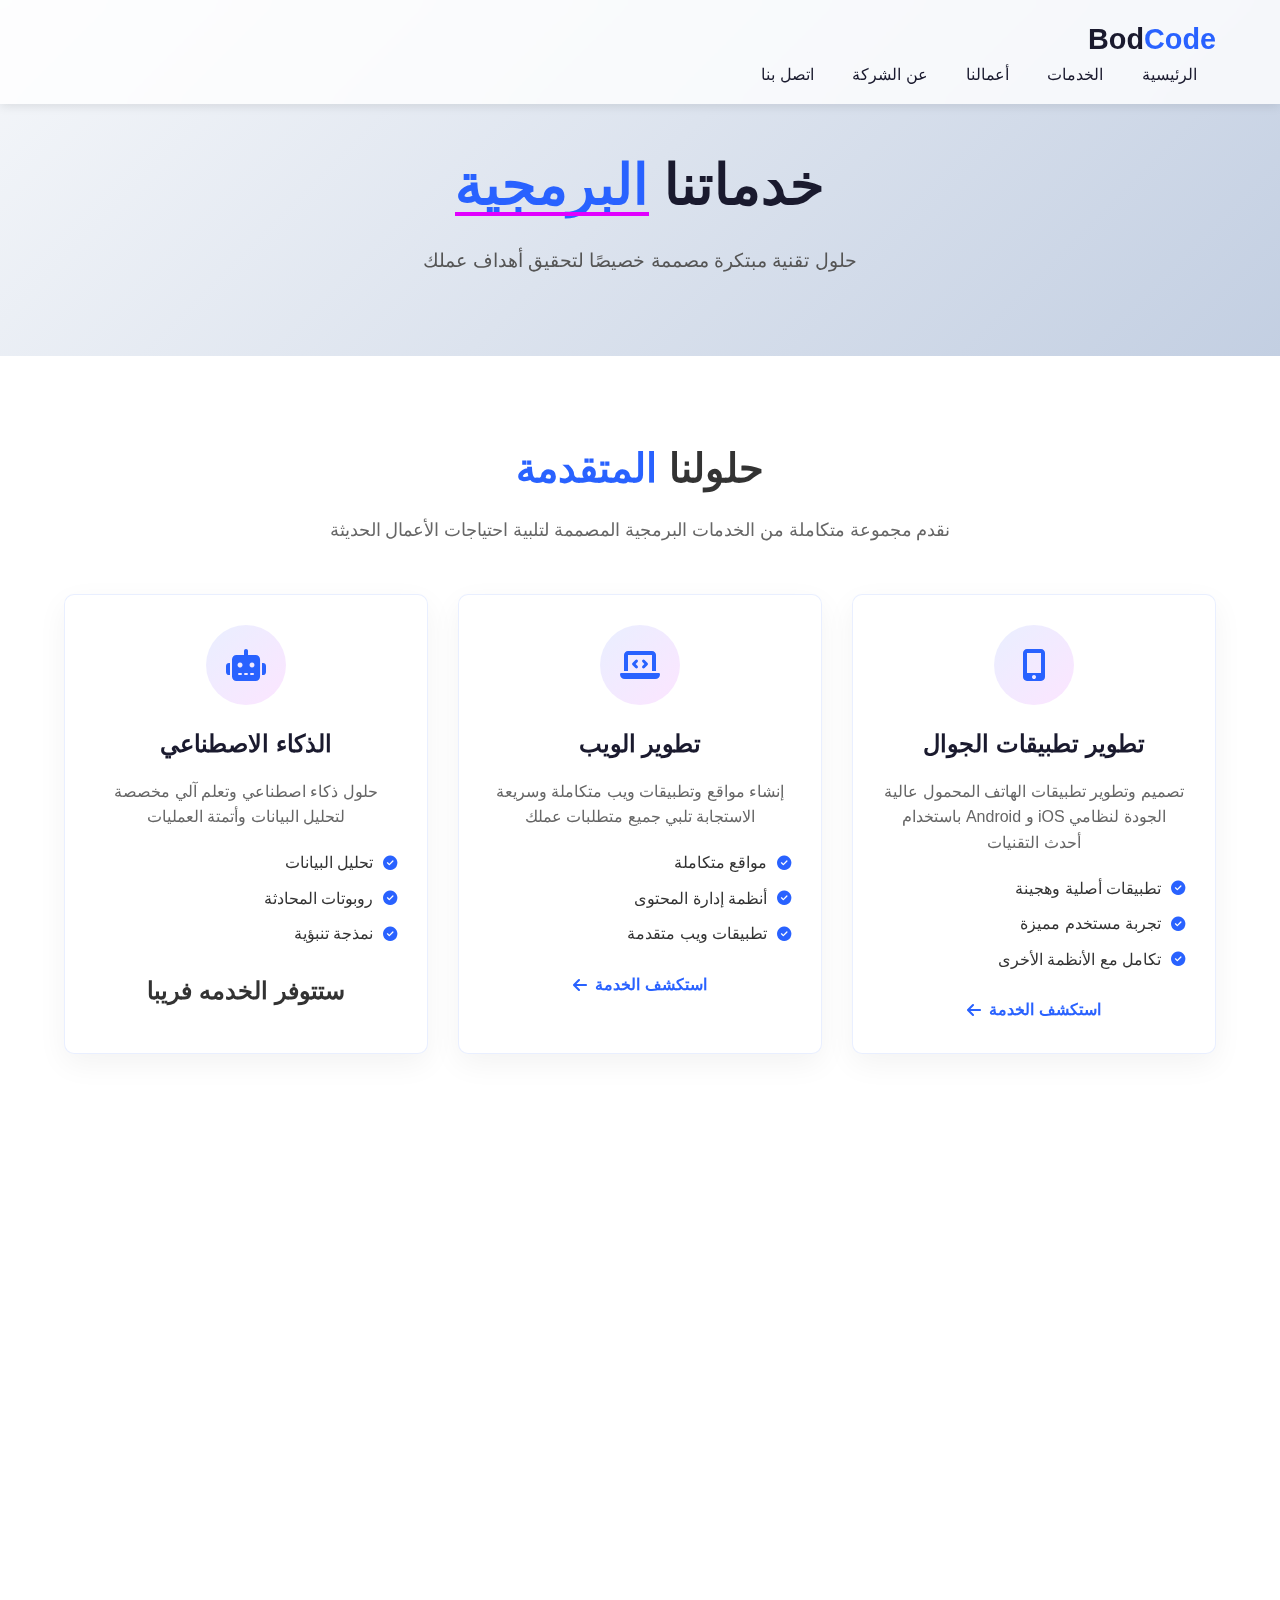
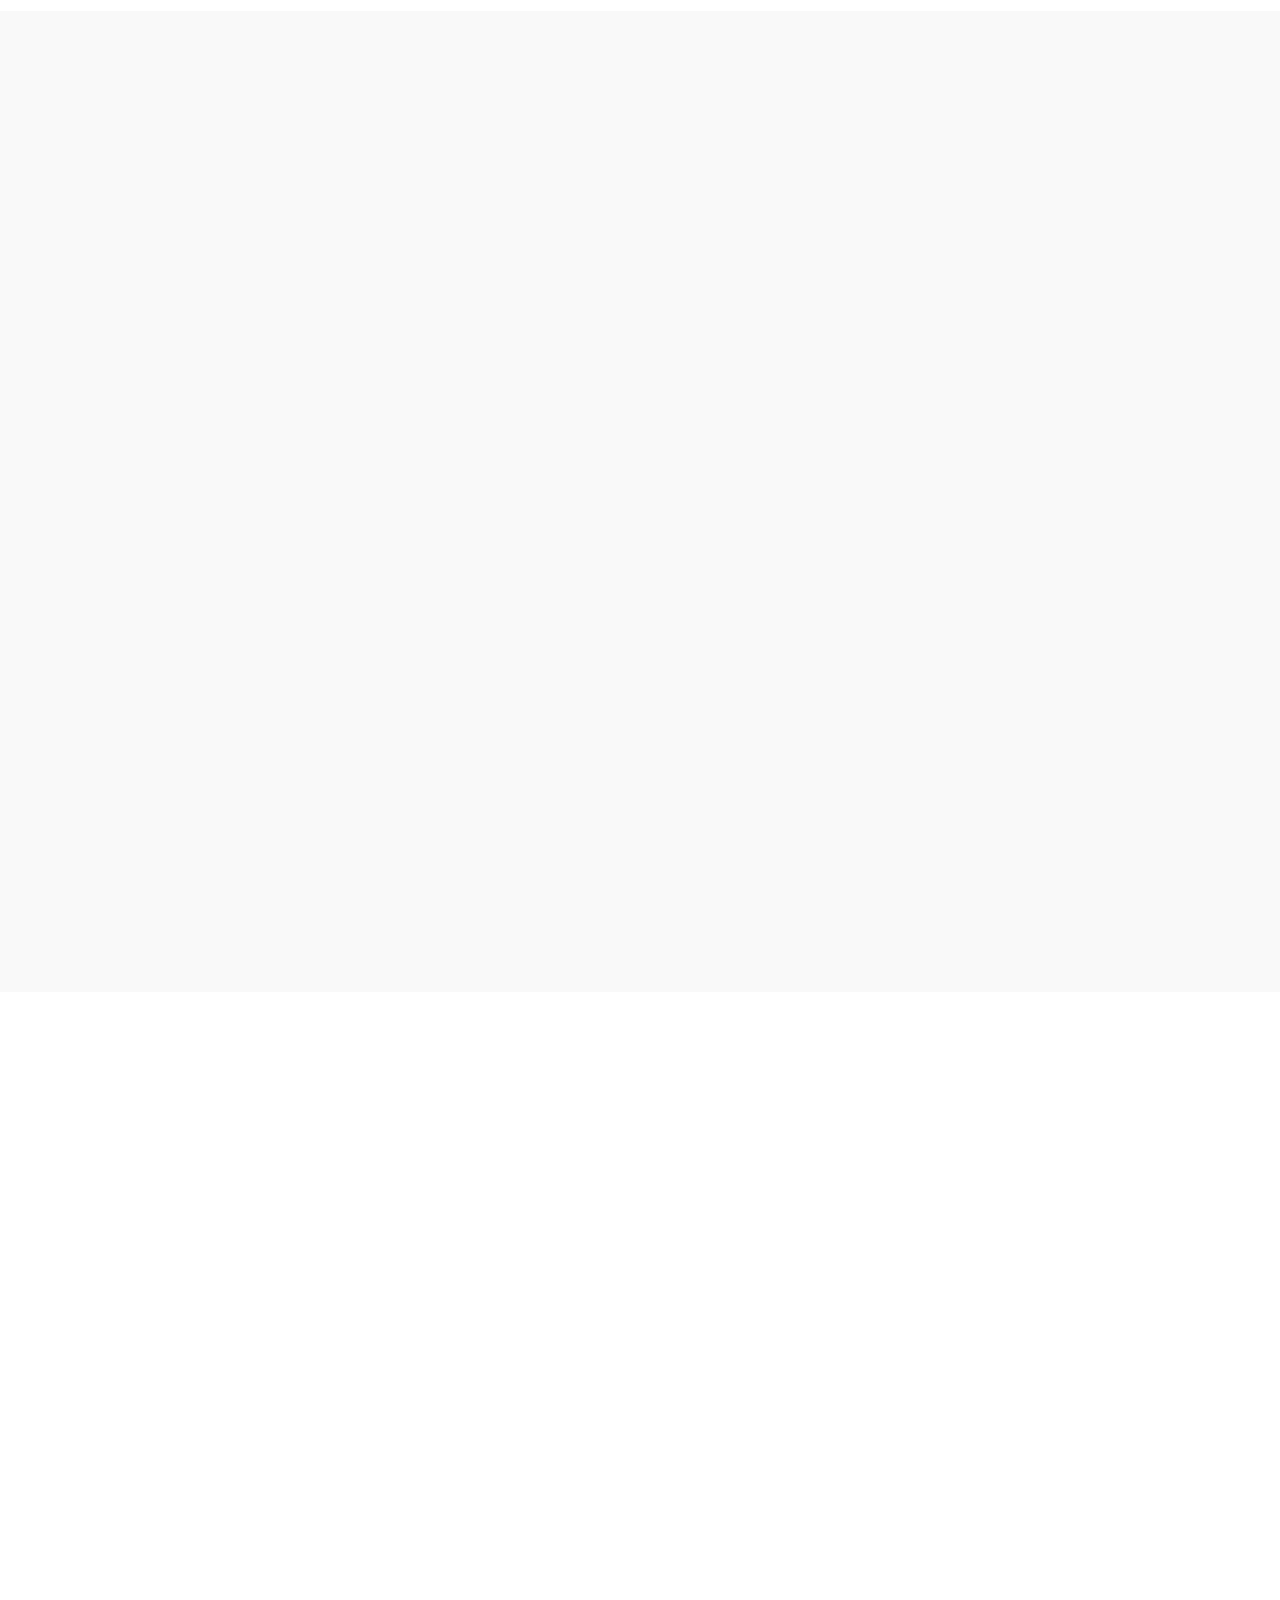
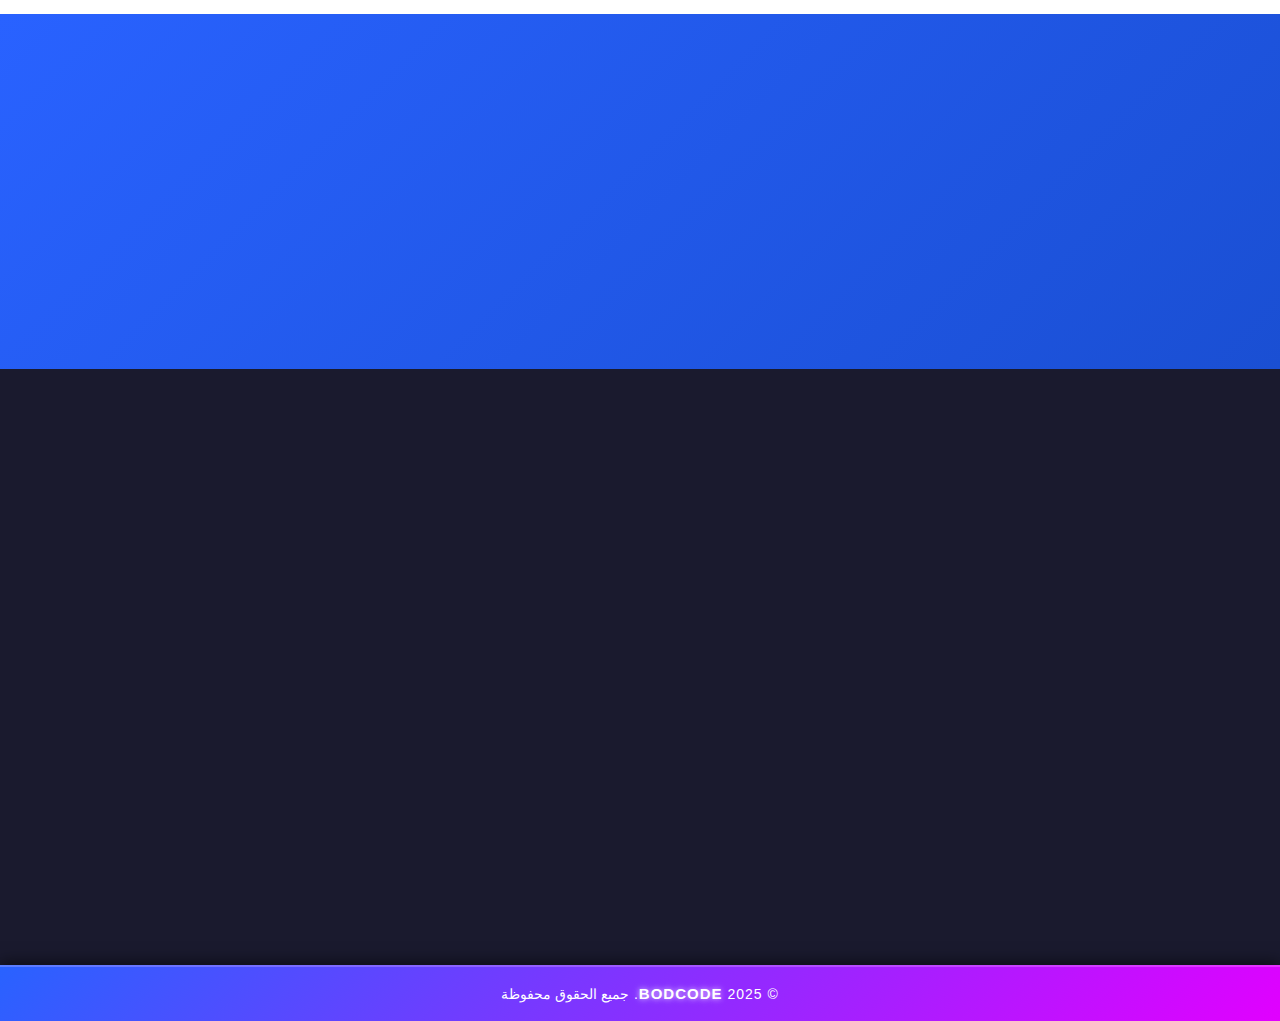
<file: service.html>
<!DOCTYPE html>
<html lang="ar" dir="rtl">
<head>
    <meta charset="UTF-8">
    <meta name="viewport" content="width=device-width, initial-scale=1.0">
    <title>خدماتنا | BodCode</title>
    <link rel="stylesheet" href="assistant/css/style.css">
    <link rel="stylesheet" href="assistant/css/service.css">
    <link rel="stylesheet" href="https://cdnjs.cloudflare.com/ajax/libs/font-awesome/6.4.0/css/all.min.css">
    <link href="https://unpkg.com/aos@2.3.1/dist/aos.css" rel="stylesheet">
</head>
<body>
    <!-- شريط التنقل -->
    <nav class="navbar">
        <div class="container">
            <a href="index.html" class="logo">Bod<span>Code</span></a>
            <ul class="nav-links">
                <li><a href="index.html">الرئيسية</a></li>
                <li><a href="services.html" class="active">الخدمات</a></li>
                <li><a href="portfolio.html">أعمالنا</a></li>
                <li><a href="about.html">عن الشركة</a></li>
                <li><a href="contact.html">اتصل بنا</a></li>
            </ul>
            <div class="menu-toggle">
                <i class="fas fa-bars"></i>
            </div>
        </div>
    </nav>

    <!-- قسم عنوان الصفحة -->
    <section class="page-header">
        <div class="container">
            <h1 data-aos="fade-down">خدماتنا <span>البرمجية</span></h1>
            <p data-aos="fade-down" data-aos-delay="100">حلول تقنية مبتكرة مصممة خصيصًا لتحقيق أهداف عملك</p>
        </div>
        
    </section>

    <!-- قسم خدماتنا الرئيسية -->
    <section class="main-services">
        <div class="container">
            <div class="section-header" data-aos="fade-up">
                <h2>حلولنا <span>المتقدمة</span></h2>
                <p>نقدم مجموعة متكاملة من الخدمات البرمجية المصممة لتلبية احتياجات الأعمال الحديثة</p>
            </div>
            
            <div class="services-grid">
                <!-- خدمة 1 -->
                <div class="service-card" data-aos="fade-up" data-aos-delay="100">
                    <div class="service-icon">
                        <i class="fas fa-mobile-alt"></i>
                    </div>
                    <h3>تطوير تطبيقات الجوال</h3>
                    <p>تصميم وتطوير تطبيقات الهاتف المحمول عالية الجودة لنظامي iOS و Android باستخدام أحدث التقنيات</p>
                    <ul class="service-features">
                        <li><i class="fas fa-check-circle"></i> تطبيقات أصلية وهجينة</li>
                        <li><i class="fas fa-check-circle"></i> تجربة مستخدم مميزة</li>
                        <li><i class="fas fa-check-circle"></i> تكامل مع الأنظمة الأخرى</li>
                    </ul>
                    <a href="service/app-service.html" class="service-link">استكشف الخدمة <i class="fas fa-arrow-left"></i></a>
                    <!-- <h2>ستتوفر الخدمه فريبا</h2> -->

                    <div class="service-wave"></div>
                </div>
                
                <!-- خدمة 2 -->
                <div class="service-card" data-aos="fade-up" data-aos-delay="200">
                    <div class="service-icon">
                        <i class="fas fa-laptop-code"></i>
                    </div>
                    <h3>تطوير الويب</h3>
                    <p>إنشاء مواقع وتطبيقات ويب متكاملة وسريعة الاستجابة تلبي جميع متطلبات عملك</p>
                    <ul class="service-features">
                        <li><i class="fas fa-check-circle"></i> مواقع متكاملة</li>
                        <li><i class="fas fa-check-circle"></i> أنظمة إدارة المحتوى</li>
                        <li><i class="fas fa-check-circle"></i> تطبيقات ويب متقدمة</li>
                    </ul>
                    <a href="service/web-development.html" class="service-link">استكشف الخدمة <i class="fas fa-arrow-left"></i></a>
                    <div class="service-wave"></div>
                </div>
                
                <!-- خدمة 3 -->
                <div class="service-card" data-aos="fade-up" data-aos-delay="300">
                    <div class="service-icon">
                        <i class="fas fa-robot"></i>
                    </div>
                    <h3>الذكاء الاصطناعي</h3>
                    <p>حلول ذكاء اصطناعي وتعلم آلي مخصصة لتحليل البيانات وأتمتة العمليات</p>
                    <ul class="service-features">
                        <li><i class="fas fa-check-circle"></i> تحليل البيانات</li>
                        <li><i class="fas fa-check-circle"></i> روبوتات المحادثة</li>
                        <li><i class="fas fa-check-circle"></i> نمذجة تنبؤية</li>
                    </ul>
                    
                    <h2>ستتوفر الخدمه فريبا</h2>
                    <!-- <a href="#" class="service-link">استكشف الخدمة <i class="fas fa-arrow-left"></i></a> -->
                    <div class="service-wave"></div>
                </div>
                
                <!-- خدمة 4 -->
                <div class="service-card" data-aos="fade-up" data-aos-delay="400">
                    <div class="service-icon">
                        <i class="fas fa-shopping-cart"></i>
                    </div>
                    <h3>التجارة الإلكترونية</h3>
                    <p>منصات متكاملة للتجارة الإلكترونية مع جميع الميزات التي تحتاجها لنجاح متجرك</p>
                    <ul class="service-features">
                        <li><i class="fas fa-check-circle"></i> متاجر إلكترونية</li>
                        <li><i class="fas fa-check-circle"></i> بوابات دفع</li>
                        <li><i class="fas fa-check-circle"></i> إدارة المخزون</li>
                    </ul>
                    <a href="service/bussniss.html" class="service-link">استكشف الخدمة <i class="fas fa-arrow-left"></i></a>
                    <div class="service-wave"></div>
                </div>
                
                <!-- خدمة 5 -->
                <div class="service-card" data-aos="fade-up" data-aos-delay="500">
                    <div class="service-icon">
                        <i class="fas fa-chart-line"></i>
                    </div>
                    <h3>تحليل البيانات</h3>
                    <p>حلول متكاملة لتحليل البيانات واستخراج الرؤى لمساعدتك في اتخاذ القرارات</p>
                    <ul class="service-features">
                        <li><i class="fas fa-check-circle"></i> لوحات تحكم</li>
                        <li><i class="fas fa-check-circle"></i> تقارير مخصصة</li>
                        <li><i class="fas fa-check-circle"></i> تحليلات تنبؤية</li>
                    </ul>
                    <h2>ستتوفر الخدمه فريبا</h2>
                    <!-- <a href="#" class="service-link">استكشف الخدمة <i class="fas fa-arrow-left"></i></a> -->
                    <div class="service-wave"></div>
                </div>
                
                <!-- خدمة 6 -->
                <div class="service-card" data-aos="fade-up" data-aos-delay="600">
                    <div class="service-icon">
                        <i class="fas fa-cloud"></i>
                    </div>
                    <h3>حلول السحابة</h3>
                    <p>خدمات استضافة وإدارة سحابية آمنة وموثوقة لتطبيقاتك وبياناتك</p>
                    <ul class="service-features">
                        <li><i class="fas fa-check-circle"></i> استضافة سحابية</li>
                        <li><i class="fas fa-check-circle"></i> تخزين سحابي</li>
                        <li><i class="fas fa-check-circle"></i> حلول أمنية</li>
                    </ul>
                    <h2>ستتوفر الخدمه فريبا</h2>
                    <!-- <a href="#" class="service-link">استكشف الخدمة <i class="fas fa-arrow-left"></i></a> -->
                    <div class="service-wave"></div>
                </div>
            </div>
        </div>
    </section>

    <!-- قسم عملية العمل -->
    <section class="work-process">
        <div class="container">
            <div class="section-header" data-aos="fade-up">
                <h2>كيف <span>نعمل</span></h2>
                <p>نهجنا المنظم لضمان تقديم حلول برمجية عالية الجودة في الوقت المحدد</p>
            </div>
            
            <div class="process-steps">
                <!-- خطوة 1 -->
                <div class="process-step" data-aos="fade-up" data-aos-delay="100">
                    <div class="step-number">1</div>
                    <div class="step-content">
                        <h3>الاكتشاف والتحليل</h3>
                        <p>نفهم متطلباتك وأهدافك لنضع خطة عمل دقيقة</p>
                    </div>
                    <div class="step-arrow">
                        <i class="fas fa-arrow-left"></i>
                    </div>
                </div>
                
                <!-- خطوة 2 -->
                <div class="process-step" data-aos="fade-up" data-aos-delay="200">
                    <div class="step-number">2</div>
                    <div class="step-content">
                        <h3>التصميم والتخطيط</h3>
                        <p>نصمم واجهات المستخدم ونخطط للهيكل التقني</p>
                    </div>
                    <div class="step-arrow">
                        <i class="fas fa-arrow-left"></i>
                    </div>
                </div>
                
                <!-- خطوة 3 -->
                <div class="process-step" data-aos="fade-up" data-aos-delay="300">
                    <div class="step-number">3</div>
                    <div class="step-content">
                        <h3>التطوير والتنفيذ</h3>
                        <p>نطور الحل البرمجي باستخدام أفضل الممارسات</p>
                    </div>
                    <div class="step-arrow">
                        <i class="fas fa-arrow-left"></i>
                    </div>
                </div>
                
                <!-- خطوة 4 -->
                <div class="process-step" data-aos="fade-up" data-aos-delay="400">
                    <div class="step-number">4</div>
                    <div class="step-content">
                        <h3>الاختبار والتحسين</h3>
                        <p>نختبر الحل بدقة ونجري التحسينات اللازمة</p>
                    </div>
                    <div class="step-arrow">
                        <i class="fas fa-arrow-left"></i>
                    </div>
                </div>
                
                <!-- خطوة 5 -->
                <div class="process-step" data-aos="fade-up" data-aos-delay="500">
                    <div class="step-number">5</div>
                    <div class="step-content">
                        <h3>التسليم والدعم</h3>
                        <p>نسلم المشروع ونوفر الدعم المستمر</p>
                    </div>
                </div>
            </div>
        </div>
    </section>

    <!-- قسم الأسئلة الشائعة -->
    <section class="faq-section">
        <div class="container">
            <div class="section-header" data-aos="fade-up">
                <h2>أسئلة <span>شائعة</span></h2>
                <p>إجابات على أكثر الأسئلة التي تهم عملائنا</p>
            </div>
            
            <div class="faq-container">
                <!-- سؤال 1 -->
                <div class="faq-item" data-aos="fade-up" data-aos-delay="100">
                    <button class="faq-question">
                        ما هي مدة تنفيذ المشروع؟
                        <i class="fas fa-chevron-down"></i>
                    </button>
                    <div class="faq-answer">
                        <p>تختلف مدة التنفيذ حسب حجم وتعقيد المشروع. نحن نقدم جدولاً زمنياً واقعياً بعد تحليل متطلباتك. بشكل عام، تتراوح المشاريع الصغيرة بين 2-4 أسابيع، بينما قد تحتاج المشاريع الكبيرة إلى 3-6 أشهر.</p>
                    </div>
                </div>
                
                <!-- سؤال 2 -->
                <div class="faq-item" data-aos="fade-up" data-aos-delay="200">
                    <button class="faq-question">
                        ما هي تكلفة تطوير التطبيق؟
                        <i class="fas fa-chevron-down"></i>
                    </button>
                    <div class="faq-answer">
                        <p>التكلفة تعتمد على عدة عوامل مثل التعقيد التقني، عدد الشاشات، التكاملات المطلوبة، وعدد المنصات. نقدم عروض أسعار شفافة بعد تحليل دقيق للمتطلبات. لدينا حلول تناسب مختلف الميزانيات بدءاً من 5,000 جنيه للمشاريع الصغيرة.</p>
                    </div>
                </div>
                
                <!-- سؤال 3 -->
                <div class="faq-item" data-aos="fade-up" data-aos-delay="300">
                    <button class="faq-question">
                        هل تقدمون دعمًا فنيًا بعد التسليم؟
                        <i class="fas fa-chevron-down"></i>
                    </button>
                    <div class="faq-answer">
                        <p>نعم، نقدم حزم دعم فني مختلفة حسب احتياجاتك. تشمل خدمات الدعم: إصلاح الأعطال، التحديثات، الصيانة الدورية، والتحسينات. يمكنك اختيار خطة الدعم المناسبة لمشروعك.</p>
                    </div>
                </div>
                
                <!-- سؤال 4 -->
                <div class="faq-item" data-aos="fade-up" data-aos-delay="400">
                    <button class="faq-question">
                        كيف يتم ضمان جودة المنتج النهائي؟
                        <i class="fas fa-chevron-down"></i>
                    </button>
                    <div class="faq-answer">
                        <p>نتبع منهجية اختبار صارمة تشمل: اختبار الوحدة، اختبار التكامل، اختبار الأداء، واختبار الأمان. لدينا فريق ضبط جودة متخصص يضمن أن المنتج النهائي يلبي أعلى المعايير قبل التسليم.</p>
                    </div>
                </div>
            </div>
        </div>
    </section>

    <!-- قسم اتصل بنا -->
    <section class="contact-cta">
        <div class="container">
            <div class="cta-content" data-aos="fade-up">
                <h2>مستعد لبدء مشروعك؟</h2>
                <p>اتصل بنا اليوم لمناقشة متطلباتك وسنقدم لك الحل الأمثل</p>
                <a href="contact.html" class="cta-button">اتصل بنا الآن</a>
            </div>
        </div>
    </section>

   <footer class="modern-footer">
        <div class="footer-container">
            <div class="footer-columns">
                <!-- العمود الأول -->
                <div class="footer-col logo-col">
                    <div class="footer-logo" data-aos="fade-up" data-aos-delay="100">
                        <span class="logo-icon"><i class="fas fa-code"></i></span>
                        <span class="logo-text">Bod<span>Code</span></span>
                    </div>
                    <p class="footer-description" data-aos="fade-up" data-aos-delay="150">
                        نقدم حلولاً برمجية مبتكرة تجمع بين الإبداع والتقنية لتحويل أفكارك إلى واقع ملموس.
                    </p>
                    <div class="footer-social" data-aos="fade-up" data-aos-delay="200">
                        <a href="#" class="social-icon" aria-label="Facebook"><i class="fab fa-facebook-f"></i></a>
                        <a href="#" class="social-icon" aria-label="Twitter"><i class="fab fa-twitter"></i></a>
                        <a href="#" class="social-icon" aria-label="LinkedIn"><i class="fab fa-linkedin-in"></i></a>
                        <a href="#" class="social-icon" aria-label="Instagram"><i class="fab fa-instagram"></i></a>
                        <a href="#" class="social-icon" aria-label="YouTube"><i class="fab fa-youtube"></i></a>
                    </div>
                </div>
                
                <!-- العمود الثاني -->
                <div class="footer-col" data-aos="fade-up" data-aos-delay="250">
                    <h3 class="footer-title">روابط سريعة</h3>
                    <ul class="footer-links">
                        <li><a href="#"><i class="fas fa-chevron-left"></i> الرئيسية</a></li>
                        <li><a href="#"><i class="fas fa-chevron-left"></i> الخدمات</a></li>
                        <li><a href="#"><i class="fas fa-chevron-left"></i> أعمالنا</a></li>
                        <li><a href="#"><i class="fas fa-chevron-left"></i> عن الشركة</a></li>
                        <li><a href="#"><i class="fas fa-chevron-left"></i> المدونة</a></li>
                        <li><a href="#"><i class="fas fa-chevron-left"></i> اتصل بنا</a></li>
                    </ul>
                </div>
                
                <!-- العمود الثالث -->
                <div class="footer-col" data-aos="fade-up" data-aos-delay="300">
                    <h3 class="footer-title">خدماتنا</h3>
                    <ul class="footer-links">
                        <li><a href="#"><i class="fas fa-chevron-left"></i> تطوير تطبيقات الجوال</a></li>
                        <li><a href="#"><i class="fas fa-chevron-left"></i> حلول الذكاء الاصطناعي</a></li>
                        <li><a href="#"><i class="fas fa-chevron-left"></i> أنظمة إدارة المحتوى</a></li>
                        <li><a href="#"><i class="fas fa-chevron-left"></i> حلول التجارة الإلكترونية</a></li>
                        <li><a href="#"><i class="fas fa-chevron-left"></i> استشارات تقنية</a></li>
                        <li><a href="#"><i class="fas fa-chevron-left"></i> التصميم والبراندنج</a></li>
                    </ul>
                </div>
                
                <!-- العمود الرابع -->
                <div class="footer-col" data-aos="fade-up" data-aos-delay="350">
                    <h3 class="footer-title">اتصل بنا</h3>
                    <ul class="footer-contact">
                        <li>
                            <i class="fas fa-map-marker-alt contact-icon"></i>
                            <span>123 شارع المدينة، القاهرة، مصر</span>
                        </li>
                        <li>
                            <i class="fas fa-phone-alt contact-icon"></i>
                            <span>+20 123 456 7890</span>
                        </li>
                        <li>
                            <i class="fas fa-envelope contact-icon"></i>
                            <span>info@bodcode.com</span>
                        </li>
                        <li>
                            <i class="fas fa-clock contact-icon"></i>
                            <span>الأحد - الخميس: 9 ص - 5 م</span>
                        </li>
                    </ul>
                    
                    <div class="footer-newsletter" data-aos="fade-up" data-aos-delay="400">
                        <h4>اشترك في نشرتنا</h4>
                        <form class="newsletter-form">
                            <input type="email" placeholder="بريدك الإلكتروني" required>
                            <button type="submit"><i class="fas fa-paper-plane"></i></button>
                        </form>
                    </div>
                </div>
            </div>
            
            <div class="footer-bottom" data-aos="fade-up" data-aos-delay="450">
                   
                
                <div class="footer-legals">
                    <a href="#">شروط الخدمة</a>
                    <a href="#">سياسة الخصوصية</a>
                    <a href="#">إعدادات الكوكيز</a>
                </div>
            </div>
        </div>
         <p class="footer-copyright1">&copy; 2025 <span>BodCode</span>. جميع الحقوق محفوظة</p>
        <!-- زر العودة للأعلى -->
        <button class="back-to-top" aria-label="Back to Top">
            <i class="fas fa-arrow-up"></i>
        </button>
    </footer>

    <!-- مكتبة AOS للانيميشن -->
    <script src="https://unpkg.com/aos@2.3.1/dist/aos.js"></script>
    <script src="assistant/js/main.js"></script>
    <script src="assistant/js/service.js"></script>
</body>
</html>
</file>
<file: assistant/css/style.css>
/* الأساسيات */
:root {
    --primary-color: #2962FF;
    --secondary-color: #E100FF;
    --dark-color: #1A1A2E;
    --light-color: #F1F1F1;
    --text-color: #333;
}

* {
    margin: 0;
    padding: 0;
    box-sizing: border-box;
    font-family: 'Tajawal', sans-serif;
}

body {
    background-color: #fff;
    color: var(--text-color);
    overflow-x: hidden;
}

.container {
    width: 90%;
    max-width: 1200px;
    margin: 0 auto;
}

/* شريط التنقل */
.navbar {
    position: fixed;
    top: 0;
    left: 0;
    right: 0;
    background-color: rgba(255, 255, 255, 0.95);
    box-shadow: 0 2px 10px rgba(0, 0, 0, 0.1);
    z-index: 1000;
    padding: 1rem 0;
    transition: all 0.3s ease;
}

.navbar.scrolled {
    padding: 0.5rem 0;
    background-color: rgba(255, 255, 255, 0.98);
}

.logo {
    font-size: 1.8rem;
    font-weight: 700;
    color: var(--dark-color);
    text-decoration: none;
}

.logo span {
    color: var(--primary-color);
}

.nav-links {
    display: flex;
    list-style: none;
}

.nav-links li a {
    color: var(--dark-color);
    text-decoration: none;
    padding: 0.5rem 1rem;
    margin: 0 0.2rem;
    font-weight: 500;
    transition: all 0.3s ease;
}

.nav-links li a:hover {
    color: var(--primary-color);
}

.menu-toggle {
    display: none;
    cursor: pointer;
    font-size: 1.5rem;
}

/* القسم الرئيسي */
.hero {
    height: 100vh;
    display: flex;
    align-items: center;
    position: relative;
    background: linear-gradient(135deg, #f5f7fa 0%, #c3cfe2 100%);
    overflow: hidden;
}

.hero-content {
    position: relative;
    z-index: 2;
    max-width: 600px;
}

.hero-title {
    font-size: 3.5rem;
    margin-bottom: 1rem;
    line-height: 1.2;
}

.hero-title span {
    color: var(--primary-color);
    position: relative;
}

.hero-title span::after {
    content: '';
    position: absolute;
    bottom: 0;
    left: 0;
    width: 100%;
    height: 5px;
    background-color: var(--secondary-color);
}

.hero-subtitle {
    font-size: 1.2rem;
    margin-bottom: 2rem;
    color: #555;
}

.cta-button {
    display: inline-block;
    background-color: var(--primary-color);
    color: white;
    padding: 0.8rem 2rem;
    border-radius: 50px;
    text-decoration: none;
    font-weight: 600;
    transition: all 0.3s ease;
    box-shadow: 0 4px 15px rgba(41, 98, 255, 0.3);
}

.cta-button:hover {
    background-color: #1a4fd3;
    transform: translateY(-3px);
    box-shadow: 0 6px 20px rgba(41, 98, 255, 0.4);
}

.hero-particles {
    position: absolute;
    top: 0;
    left: 0;
    width: 100%;
    height: 100%;
}

/* قسم الخدمات */
.section-title {
    text-align: center;
    font-size: 2.5rem;
    margin-bottom: 3rem;
    position: relative;
}

.section-title span {
    color: var(--primary-color);
}

.section-title::after {
    content: '';
    position: absolute;
    bottom: -10px;
    left: 50%;
    transform: translateX(-50%);
    width: 80px;
    height: 3px;
    background-color: var(--secondary-color);
}

.services {
    padding: 5rem 0;
}

.services-grid {
    display: grid;
    grid-template-columns: repeat(auto-fit, minmax(300px, 1fr));
    gap: 2rem;
}

.service-card {
    background-color: white;
    padding: 2rem;
    border-radius: 10px;
    box-shadow: 0 5px 15px rgba(0, 0, 0, 0.1);
    transition: all 0.3s ease;
    text-align: center;
}

.service-card:hover {
    transform: translateY(-10px);
    box-shadow: 0 15px 30px rgba(0, 0, 0, 0.15);
}

.service-icon {
    width: 80px;
    height: 80px;
    margin: 0 auto 1.5rem;
    background-color: rgba(41, 98, 255, 0.1);
    border-radius: 50%;
    display: flex;
    align-items: center;
    justify-content: center;
    font-size: 2rem;
    color: var(--primary-color);
}

.service-card h3 {
    margin-bottom: 1rem;
    font-size: 1.5rem;
}

/* قسم أعمالنا */
.portfolio {
    padding: 5rem 0;
    background-color: #f9f9f9;
}

.portfolio-grid {
    display: grid;
    grid-template-columns: repeat(auto-fit, minmax(300px, 1fr));
    gap: 1.5rem;
}

.portfolio-item {
    position: relative;
    border-radius: 10px;
    overflow: hidden;
    height: 250px;
}

.portfolio-item img {
    width: 100%;
    height: 100%;
    object-fit: cover;
    transition: all 0.5s ease;
}

.portfolio-overlay {
    position: absolute;
    top: 0;
    left: 0;
    width: 100%;
    height: 100%;
    background-color: rgba(41, 98, 255, 0.9);
    display: flex;
    flex-direction: column;
    align-items: center;
    justify-content: center;
    opacity: 0;
    transition: all 0.3s ease;
}

.portfolio-item:hover .portfolio-overlay {
    opacity: 1;
}

.portfolio-item:hover img {
    transform: scale(1.1);
}

.portfolio-overlay h3 {
    color: white;
    font-size: 1.5rem;
    margin-bottom: 1rem;
}

.view-project {
    color: white;
    text-decoration: none;
    border: 2px solid white;
    padding: 0.5rem 1.5rem;
    border-radius: 50px;
    transition: all 0.3s ease;
}

.view-project:hover {
    background-color: white;
    color: var(--primary-color);
}

/* قسم عن الشركة */
.about {
    padding: 5rem 0;
    background: linear-gradient(135deg, var(--primary-color) 0%, #1A4FD3 100%);
    color: white;
}

.about .section-title {
    color: white;
}

.about .section-title span {
    color: var(--secondary-color);
}

.about p {
    margin-bottom: 2rem;
    font-size: 1.1rem;
    line-height: 1.6;
}

.stats {
    display: flex;
    justify-content: space-between;
    flex-wrap: wrap;
    margin-top: 3rem;
}

.stat {
    text-align: center;
    flex: 1;
    min-width: 150px;
    margin: 0.5rem;
}

.counter {
    font-size: 3rem;
    font-weight: 700;
    display: block;
    margin-bottom: 0.5rem;
}

/* قسم اتصل بنا */
.contact {
    padding: 5rem 0;
}

.contact-form {
    max-width: 600px;
    margin: 0 auto;
    display: grid;
    gap: 1.5rem;
}

.contact-form input,
.contact-form textarea {
    width: 100%;
    padding: 1rem;
    border: 1px solid #ddd;
    border-radius: 5px;
    font-size: 1rem;
}

.contact-form textarea {
    height: 150px;
    resize: vertical;
}



/* تأثيرات الحركة */
@keyframes fadeInUp {
    from {
        opacity: 0;
        transform: translateY(20px);
    }
    to {
        opacity: 1;
        transform: translateY(0);
    }
}

.fade-in {
    animation: fadeInUp 0.8s ease forwards;
}

/* responsive */
@media (max-width: 768px) {
    .nav-links {
        position: fixed;
        top: 70px;
        left: -100%;
        width: 100%;
        height: calc(100vh - 70px);
        background-color: white;
        flex-direction: column;
        align-items: center;
        padding: 2rem 0;
        transition: all 0.3s ease;
    }

    .nav-links.active {
        left: 0;
    }

    .nav-links li {
        margin: 1rem 0;
    }

    .menu-toggle {
        display: block;
    }

    .hero-title {
        font-size: 2.5rem;
    }

    .section-title {
        font-size: 2rem;
    }
}
/* تحسينات عامة */
body {
    line-height: 1.6;
    font-family: 'Tajawal', sans-serif;
}

/* تحسين تأثير الجسيمات */
#particles-js {
    position: absolute;
    width: 100%;
    height: 100%;
    z-index: 1;
}

.hero-content {
    z-index: 10;
}

/* تحسينات الشريط العلوي */
.navbar {
    backdrop-filter: blur(10px);
    background-color: rgba(255, 255, 255, 0.8) !important;
}

/* قسم التقنيات */
.technologies {
    padding: 5rem 0;
    background-color: #f5f7fa;
}

.tech-slider {
    display: flex;
    overflow: hidden;
    margin: 2rem auto;
    width: 100%;
    position: relative;
}

.tech-slide {
    flex: 0 0 auto;
    width: 120px;
    height: 120px;
    margin: 0 2rem;
    display: flex;
    align-items: center;
    justify-content: center;
    background: white;
    border-radius: 50%;
    box-shadow: 0 5px 15px rgba(0,0,0,0.1);
    padding: 1.5rem;
    transition: all 0.3s ease;
}

.tech-slide img {
    max-width: 100%;
    height: auto;
    filter: grayscale(100%);
    transition: all 0.3s ease;
}

.tech-slide:hover img {
    filter: grayscale(0%);
}

/* قسم العملاء */
.clients {
    padding: 5rem 0;
    text-align: center;
}

.client-logos {
    display: flex;
    flex-wrap: wrap;
    justify-content: center;
    gap: 3rem;
    margin-top: 3rem;
}

.client-logos img {
    height: 60px;
    opacity: 0.7;
    transition: all 0.3s ease;
}

.client-logos img:hover {
    opacity: 1;
    transform: scale(1.1);
}

/* تحسينات للشاشات الصغيرة */
@media (max-width: 768px) {
    .tech-slider {
        flex-wrap: wrap;
        justify-content: center;
        gap: 1rem;
    }
    
    .tech-slide {
        width: 80px;
        height: 80px;
        margin: 0.5rem;
    }
    
    .client-logos {
        gap: 1.5rem;
    }
    
    .client-logos img {
        height: 40px;
    }
}
/* قسم المميزات */
.features {
    position: relative;
    padding: 6rem 0;
    background-color: white;
    overflow: hidden;
}

.features .section-subtitle {
    text-align: center;
    color: #666;
    margin-bottom: 3rem;
    font-size: 1.2rem;
}

.features-grid {
    display: grid;
    grid-template-columns: repeat(auto-fit, minmax(300px, 1fr));
    gap: 2rem;
    position: relative;
    z-index: 2;
}

.feature-card {
    background-color: white;
    padding: 2rem;
    border-radius: 10px;
    box-shadow: 0 10px 30px rgba(0, 0, 0, 0.05);
    transition: all 0.4s ease;
    position: relative;
    overflow: hidden;
    border: 1px solid rgba(41, 98, 255, 0.1);
    text-align: center;
}

.feature-card:hover {
    transform: translateY(-10px);
    box-shadow: 0 15px 40px rgba(41, 98, 255, 0.15);
}

.feature-icon {
    width: 70px;
    height: 70px;
    margin: 0 auto 1.5rem;
    background: linear-gradient(135deg, rgba(41, 98, 255, 0.1) 0%, rgba(225, 0, 255, 0.1) 100%);
    border-radius: 50%;
    display: flex;
    align-items: center;
    justify-content: center;
    font-size: 1.8rem;
    color: var(--primary-color);
    transition: all 0.3s ease;
}

.feature-card:hover .feature-icon {
    background: linear-gradient(135deg, var(--primary-color) 0%, var(--secondary-color) 100%);
    color: white;
}

.feature-card h3 {
    margin-bottom: 1rem;
    font-size: 1.4rem;
    color: var(--dark-color);
}

.feature-card p {
    color: #666;
    font-size: 1rem;
    line-height: 1.6;
}

.feature-wave {
    position: absolute;
    bottom: 0;
    left: 0;
    width: 100%;
    height: 3px;
    background: linear-gradient(90deg, var(--primary-color) 0%, var(--secondary-color) 100%);
    transform: scaleX(0);
    transform-origin: left;
    transition: transform 0.4s ease;
}

.feature-card:hover .feature-wave {
    transform: scaleX(1);
}

.features-waves {
    position: absolute;
    bottom: 0;
    left: 0;
    width: 100%;
    height: 150px;
    z-index: 1;
}

.features-waves svg {
    position: absolute;
    bottom: 0;
    left: 0;
    width: 100%;
    height: 100%;
}

/* تأثيرات الحركة */
@keyframes pulse {
    0% { transform: scale(1); }
    50% { transform: scale(1.05); }
    100% { transform: scale(1); }
}

.features {
    animation: pulse 8s infinite ease-in-out;
}

/* للشاشات الصغيرة */
@media (max-width: 768px) {
    .features {
        padding: 4rem 0;
    }
    
    .features-grid {
        grid-template-columns: 1fr;
    }
    
    .feature-card {
        padding: 1.5rem;
    }
}
/* قسم فريق العمل */
.team {
    padding: 5rem 0;
    background-color: #f9f9f9;
}

.team-grid {
    display: grid;
    grid-template-columns: repeat(auto-fit, minmax(280px, 1fr));
    gap: 2rem;
    margin-top: 3rem;
}

.team-member {
    background-color: white;
    padding: 2rem;
    border-radius: 10px;
    text-align: center;
    box-shadow: 0 5px 15px rgba(0,0,0,0.05);
    transition: all 0.3s ease;
}

.team-member:hover {
    transform: translateY(-10px);
    box-shadow: 0 15px 30px rgba(0,0,0,0.1);
}

.member-image {
    position: relative;
    width: 180px;
    height: 180px;
    margin: 0 auto 1.5rem;
    border-radius: 50%;
    overflow: hidden;
    border: 5px solid rgba(41, 98, 255, 0.1);
}

.member-image img {
    width: 100%;
    height: 100%;
    object-fit: cover;
}

.social-links {
    position: absolute;
    bottom: 0;
    left: 0;
    width: 100%;
    background-color: rgba(41, 98, 255, 0.8);
    padding: 0.5rem;
    display: flex;
    justify-content: center;
    gap: 0.5rem;
    transform: translateY(100%);
    transition: all 0.3s ease;
}

.team-member:hover .social-links {
    transform: translateY(0);
}

.social-links a {
    color: white;
    width: 30px;
    height: 30px;
    border-radius: 50%;
    display: flex;
    align-items: center;
    justify-content: center;
    transition: all 0.3s ease;
}

.social-links a:hover {
    background-color: rgba(255,255,255,0.2);
}

.position {
    color: var(--primary-color);
    font-weight: 600;
    margin-bottom: 0.5rem;
}

.bio {
    color: #666;
    font-size: 0.9rem;
}

/* قسم آراء العملاء */
.testimonials {
    padding: 5rem 0;
    background: linear-gradient(135deg, #1A1A2E 0%, #16213E 100%);
    color: white;
}

.testimonials .section-title,
.testimonials .section-subtitle {
    color: white;
}

.testimonials-slider {
    max-width: 800px;
    margin: 3rem auto 0;
}

.testimonial {
    background-color: rgba(255,255,255,0.1);
    padding: 2rem;
    border-radius: 10px;
    margin: 0 1rem;
    backdrop-filter: blur(10px);
}

.quote {
    position: relative;
    margin-bottom: 1.5rem;
}

.quote i {
    position: absolute;
    top: -10px;
    left: -10px;
    font-size: 2rem;
    color: rgba(255,255,255,0.1);
}

.client {
    display: flex;
    align-items: center;
    gap: 1rem;
}

.client img {
    width: 60px;
    height: 60px;
    border-radius: 50%;
    object-fit: cover;
    border: 2px solid var(--primary-color);
}

.client-info h4 {
    margin-bottom: 0.2rem;
}

.client-info p {
    opacity: 0.8;
    font-size: 0.9rem;
}

/* قسم المدونة */
.blog {
    padding: 5rem 0;
}

.blog-grid {
    display: grid;
    grid-template-columns: repeat(auto-fit, minmax(300px, 1fr));
    gap: 2rem;
    margin-top: 3rem;
}

.blog-card {
    background-color: white;
    border-radius: 10px;
    overflow: hidden;
    box-shadow: 0 5px 15px rgba(0,0,0,0.05);
    transition: all 0.3s ease;
}

.blog-card:hover {
    transform: translateY(-10px);
    box-shadow: 0 15px 30px rgba(0,0,0,0.1);
}

.blog-image {
    position: relative;
    height: 200px;
    overflow: hidden;
}

.blog-image img {
    width: 100%;
    height: 100%;
    object-fit: cover;
    transition: all 0.5s ease;
}

.blog-card:hover .blog-image img {
    transform: scale(1.1);
}

.blog-date {
    position: absolute;
    top: 1rem;
    left: 1rem;
    background-color: var(--primary-color);
    color: white;
    padding: 0.3rem 0.8rem;
    border-radius: 50px;
    font-size: 0.8rem;
}

.blog-content {
    padding: 1.5rem;
}

.blog-content h3 a {
    color: var(--dark-color);
    text-decoration: none;
    transition: all 0.3s ease;
}

.blog-content h3 a:hover {
    color: var(--primary-color);
}

.blog-content p {
    color: #666;
    margin: 1rem 0;
    font-size: 0.9rem;
}

.read-more {
    color: var(--primary-color);
    text-decoration: none;
    font-weight: 600;
    font-size: 0.9rem;
    display: inline-flex;
    align-items: center;
    gap: 0.3rem;
}

.read-more i {
    transition: all 0.3s ease;
}

.read-more:hover i {
    transform: translateX(-5px);
}

.text-center {
    text-align: center;
    margin-top: 3rem;
}
/* أنماط الفوتر الجديدة */
.modern-footer {
    position: relative;
    background-color: #1a1a2e;
    color: #fff;
    padding-top: 6rem;
    overflow: hidden;
}

.footer-waves {
    position: absolute;
    top: 0;
    left: 0;
    width: 100%;
    height: 100px;
    transform: rotate(180deg);
}

.wave-shape {
    fill: rgba(41, 98, 255, 0.1);
}

.footer-container {
    max-width: 1200px;
    margin: 0 auto;
    padding: 0 20px;
    position: relative;
    z-index: 2;
}

.footer-columns {
    display: grid;
    grid-template-columns: repeat(auto-fit, minmax(250px, 1fr));
    gap: 40px;
    margin-bottom: 40px;
}

.footer-col {
    padding: 0 15px;
}

.logo-col {
    max-width: 300px;
}

.footer-logo {
    display: flex;
    align-items: center;
    margin-bottom: 20px;
    font-size: 1.8rem;
    font-weight: 700;
    color: #fff;
}

.logo-icon {
    display: flex;
    align-items: center;
    justify-content: center;
    width: 50px;
    height: 50px;
    background: linear-gradient(135deg, #2962FF 0%, #E100FF 100%);
    border-radius: 10px;
    margin-left: 10px;
}

.logo-text span {
    color: #2962FF;
}

.footer-description {
    color: rgba(255, 255, 255, 0.7);
    line-height: 1.6;
    margin-bottom: 25px;
    font-size: 0.95rem;
}

.footer-social {
    display: flex;
    gap: 15px;
}

.social-icon {
    display: flex;
    align-items: center;
    justify-content: center;
    width: 40px;
    height: 40px;
    border-radius: 50%;
    background-color: rgba(255, 255, 255, 0.1);
    color: #fff;
    transition: all 0.3s ease;
}

.social-icon:hover {
    background: linear-gradient(135deg, #2962FF 0%, #E100FF 100%);
    transform: translateY(-3px);
    box-shadow: 0 5px 15px rgba(41, 98, 255, 0.3);
}

.footer-title {
    position: relative;
    color: #fff;
    font-size: 1.3rem;
    margin-bottom: 25px;
    padding-bottom: 10px;
}

.footer-title::after {
    content: '';
    position: absolute;
    bottom: 0;
    right: 0;
    width: 50px;
    height: 3px;
    background: linear-gradient(90deg, #2962FF 0%, #E100FF 100%);
    border-radius: 3px;
}

.footer-links {
    list-style: none;
}

.footer-links li {
    margin-bottom: 12px;
}

.footer-links a {
    color: rgba(255, 255, 255, 0.7);
    text-decoration: none;
    transition: all 0.3s ease;
    display: flex;
    align-items: center;
}

.footer-links a:hover {
    color: #fff;
    transform: translateX(5px);
}

.footer-links i {
    margin-left: 8px;
    font-size: 0.8rem;
    color: #2962FF;
}

.footer-contact {
    list-style: none;
    margin-bottom: 30px;
}

.footer-contact li {
    display: flex;
    margin-bottom: 15px;
    align-items: flex-start;
}

.contact-icon {
    color: #2962FF;
    margin-left: 10px;
    margin-top: 3px;
    font-size: 1.1rem;
}

.footer-contact span {
    color: rgba(255, 255, 255, 0.7);
    flex: 1;
    line-height: 1.5;
}

.footer-newsletter {
    background-color: rgba(255, 255, 255, 0.05);
    padding: 20px;
    border-radius: 10px;
    backdrop-filter: blur(10px);
}

.footer-newsletter h4 {
    color: #fff;
    margin-bottom: 15px;
    font-size: 1.1rem;
}

.newsletter-form {
    display: flex;
    position: relative;
}

.newsletter-form input {
    flex: 1;
    padding: 12px 15px;
    border: none;
    border-radius: 30px;
    background-color: rgba(255, 255, 255, 0.1);
    color: #fff;
    font-size: 0.9rem;
}

.newsletter-form input::placeholder {
    color: rgba(255, 255, 255, 0.6);
}

.newsletter-form button {
    position: absolute;
    left: 5px;
    top: 5px;
    width: 35px;
    height: 35px;
    border-radius: 50%;
    background: linear-gradient(135deg, #2962FF 0%, #E100FF 100%);
    color: #fff;
    border: none;
    cursor: pointer;
    transition: all 0.3s ease;
}

.newsletter-form button:hover {
    transform: scale(1.1);
}

.footer-bottom {
    border-top: 1px solid rgba(255, 255, 255, 0.1);
    padding: 25px 0;
    display: flex;
    flex-wrap: wrap;
    justify-content: space-between;
    align-items: center;
}

.footer-copyright {
    color: rgba(255, 255, 255, 0.7);
    font-size: 0.9rem;
}

.footer-copyright span {
    color: #2962FF;
    font-weight: 600;
}

.footer-legals {
    display: flex;
    gap: 20px;
}

.footer-legals a {
    color: rgba(255, 255, 255, 0.7);
    text-decoration: none;
    font-size: 0.9rem;
    transition: all 0.3s ease;
}

.footer-legals a:hover {
    color: #2962FF;
}

.back-to-top {
    position: fixed;
    bottom: 30px;
    left: 30px;
    width: 50px;
    height: 50px;
    border-radius: 50%;
    background: linear-gradient(135deg, #2962FF 0%, #E100FF 100%);
    color: #fff;
    border: none;
    cursor: pointer;
    display: flex;
    align-items: center;
    justify-content: center;
    box-shadow: 0 5px 20px rgba(41, 98, 255, 0.3);
    z-index: 99;
    opacity: 0;
    visibility: hidden;
    transition: all 0.4s ease;
}

.back-to-top.visible {
    opacity: 1;
    visibility: visible;
}

.back-to-top:hover {
    transform: translateY(-5px);
    box-shadow: 0 8px 25px rgba(41, 98, 255, 0.4);
}

/* تأثيرات الحركة */
[data-aos="fade-up"] {
    transform: translateY(30px);
    opacity: 0;
    transition-property: transform, opacity;
}

[data-aos="fade-up"].aos-animate {
    transform: translateY(0);
    opacity: 1;
}

/* للشاشات الصغيرة */
@media (max-width: 768px) {
    .footer-columns {
        grid-template-columns: 1fr;
        gap: 30px;
    }
    
    .logo-col {
        max-width: 100%;
    }
    
    .footer-bottom {
        flex-direction: column;
        gap: 15px;
        text-align: center;
    }
    
    .footer-legals {
        flex-wrap: wrap;
        justify-content: center;
    }
    
    .back-to-top {
        width: 40px;
        height: 40px;
        bottom: 20px;
        left: 20px;
    }
}
.footer-copyright1 {
  font-family: 'Cairo', sans-serif;
  font-size: 14px;
  color: #fff;
  background: linear-gradient(135deg, #2962FF 0%, #E100FF 100%);
  padding: 15px;
  text-align: center;
  border-top: 2px solid rgba(255,255,255,0.2);
  letter-spacing: 1px;
  box-shadow: 0 -2px 15px rgba(0,0,0,0.6);
}

.footer-copyright1 span {
  color: #fff;
  font-weight: bold;
  font-size: 15px;
  text-transform: uppercase;
  text-shadow: 0 0 5px rgba(255,255,255,0.6), 0 0 10px rgba(255,255,255,0.3);
}

.footer-copyright1:hover span {
  color: #9fa9e6;
  text-shadow: 0 0 8px #0044ff, 0 0 15px #1900ff;
  transition: all 0.3s ease;
}
</file>
<file: assistant/css/service.css>
/* أنماط صفحة الخدمات */
.page-header {
    position: relative;
    padding: 140px 0 80px;
    text-align: center;
    background: linear-gradient(135deg, #f5f7fa 0%, #c3cfe2 100%);
    color: #1a1a2e;
    overflow: hidden;
}

.page-header h1 {
    font-size: 3.5rem;
    margin-bottom: 1rem;
}

.page-header h1 span {
    color: #2962FF;
    position: relative;
}

.page-header h1 span::after {
    content: '';
    position: absolute;
    bottom: 0;
    left: 0;
    width: 100%;
    height: 4px;
    background-color: #E100FF;
}

.page-header p {
    font-size: 1.2rem;
    color: #555;
    max-width: 700px;
    margin: 0 auto;
}

.header-wave {
    position: absolute;
    bottom: 0;
    left: 0;
    width: 100%;
    height: 150px;
}

.header-wave path {
    fill: white;
}

.main-services {
    padding: 80px 0;
    background-color: white;
}

.section-header {
    text-align: center;
    margin-bottom: 50px;
}

.section-header h2 {
    font-size: 2.5rem;
    margin-bottom: 1rem;
}

.section-header h2 span {
    color: #2962FF;
}

.section-header p {
    color: #666;
    max-width: 700px;
    margin: 0 auto;
    font-size: 1.1rem;
}

.services-grid {
    display: grid;
    grid-template-columns: repeat(auto-fit, minmax(350px, 1fr));
    gap: 30px;
}

.service-card {
    background-color: white;
    border-radius: 10px;
    padding: 30px;
    box-shadow: 0 10px 30px rgba(0, 0, 0, 0.05);
    border: 1px solid rgba(41, 98, 255, 0.1);
    transition: all 0.4s ease;
    position: relative;
    overflow: hidden;
}

.service-card:hover {
    transform: translateY(-10px);
    box-shadow: 0 15px 40px rgba(41, 98, 255, 0.15);
}

.service-icon {
    width: 80px;
    height: 80px;
    background: linear-gradient(135deg, rgba(41, 98, 255, 0.1) 0%, rgba(225, 0, 255, 0.1) 100%);
    border-radius: 50%;
    display: flex;
    align-items: center;
    justify-content: center;
    font-size: 2rem;
    color: #2962FF;
    margin-bottom: 20px;
    transition: all 0.3s ease;
}

.service-card:hover .service-icon {
    background: linear-gradient(135deg, #2962FF 0%, #E100FF 100%);
    color: white;
}

.service-card h3 {
    font-size: 1.5rem;
    margin-bottom: 15px;
    color: #1a1a2e;
}

.service-card p {
    color: #666;
    margin-bottom: 20px;
    line-height: 1.6;
}

.service-features {
    list-style: none;
    margin-bottom: 25px;
}

.service-features li {
    margin-bottom: 10px;
    display: flex;
    align-items: center;
}

.service-features i {
    color: #2962FF;
    margin-left: 10px;
    font-size: 0.9rem;
}

.service-link {
    display: inline-flex;
    align-items: center;
    color: #2962FF;
    font-weight: 600;
    text-decoration: none;
    transition: all 0.3s ease;
}

.service-link i {
    margin-right: 8px;
    transition: all 0.3s ease;
}

.service-link:hover {
    color: #E100FF;
}

.service-link:hover i {
    transform: translateX(-5px);
}

.service-wave {
    position: absolute;
    bottom: 0;
    left: 0;
    width: 100%;
    height: 3px;
    background: linear-gradient(90deg, #2962FF 0%, #E100FF 100%);
    transform: scaleX(0);
    transform-origin: left;
    transition: transform 0.4s ease;
}

.service-card:hover .service-wave {
    transform: scaleX(1);
}

.work-process {
    padding: 80px 0;
    background-color: #f9f9f9;
}

.process-steps {
    max-width: 800px;
    margin: 0 auto;
}

.process-step {
    display: flex;
    align-items: center;
    margin-bottom: 30px;
    background-color: white;
    border-radius: 10px;
    padding: 20px;
    box-shadow: 0 5px 15px rgba(0, 0, 0, 0.05);
    position: relative;
    transition: all 0.3s ease;
}

.process-step:hover {
    transform: translateX(10px);
    box-shadow: 0 10px 25px rgba(0, 0, 0, 0.1);
}

.step-number {
    width: 50px;
    height: 50px;
    background: linear-gradient(135deg, #2962FF 0%, #E100FF 100%);
    color: white;
    border-radius: 50%;
    display: flex;
    align-items: center;
    justify-content: center;
    font-size: 1.5rem;
    font-weight: 700;
    margin-left: 20px;
    flex-shrink: 0;
}

.step-content {
    flex: 1;
}

.step-content h3 {
    font-size: 1.3rem;
    margin-bottom: 5px;
    color: #1a1a2e;
}

.step-content p {
    color: #666;
    font-size: 0.95rem;
}

.step-arrow {
    color: #2962FF;
    font-size: 1.5rem;
    margin-right: 20px;
    opacity: 0.5;
}

.faq-section {
    padding: 80px 0;
    background-color: white;
}

.faq-container {
    max-width: 800px;
    margin: 0 auto;
}

.faq-item {
    margin-bottom: 15px;
    border-radius: 8px;
    overflow: hidden;
    box-shadow: 0 3px 10px rgba(0, 0, 0, 0.05);
}

.faq-question {
    width: 100%;
    padding: 20px;
    background-color: white;
    border: none;
    text-align: right;
    display: flex;
    justify-content: space-between;
    align-items: center;
    cursor: pointer;
    font-size: 1.1rem;
    font-weight: 600;
    color: #1a1a2e;
    transition: all 0.3s ease;
}

.faq-question:hover {
    background-color: #f5f7fa;
}

.faq-question i {
    margin-left: 15px;
    transition: all 0.3s ease;
}

.faq-question.active i {
    transform: rotate(180deg);
}

.faq-answer {
    max-height: 0;
    overflow: hidden;
    transition: max-height 0.3s ease;
    background-color: #f9f9f9;
}

.faq-answer p {
    padding: 0 20px 20px;
    color: #555;
    line-height: 1.6;
}

.contact-cta {
    padding: 80px 0;
    background: linear-gradient(135deg, #2962FF 0%, #1A4FD3 100%);
    color: white;
    text-align: center;
}

.cta-content h2 {
    font-size: 2.5rem;
    margin-bottom: 1rem;
}

.cta-content p {
    font-size: 1.2rem;
    margin-bottom: 2rem;
    max-width: 700px;
    margin-left: auto;
    margin-right: auto;
}

.cta-button {
    display: inline-block;
    background-color: white;
    color: #2962FF;
    padding: 12px 30px;
    border-radius: 50px;
    text-decoration: none;
    font-weight: 600;
    font-size: 1.1rem;
    transition: all 0.3s ease;
    box-shadow: 0 5px 15px rgba(0, 0, 0, 0.1);
}

.cta-button:hover {
    background-color: #f5f7fa;
    transform: translateY(-3px);
    box-shadow: 0 8px 20px rgba(0, 0, 0, 0.15);
}

/* تأثيرات الحركة */
[data-aos="fade-up"] {
    transform: translateY(30px);
    opacity: 0;
    transition-property: transform, opacity;
}

[data-aos="fade-up"].aos-animate {
    transform: translateY(0);
    opacity: 1;
}

[data-aos="fade-down"] {
    transform: translateY(-30px);
    opacity: 0;
    transition-property: transform, opacity;
}

[data-aos="fade-down"].aos-animate {
    transform: translateY(0);
    opacity: 1;
}

/* للشاشات الصغيرة */
@media (max-width: 768px) {
    .page-header {
        padding: 150px 0 60px;
    }
    
    .page-header h1 {
        font-size: 2.5rem;
    }
    
    .services-grid {
        grid-template-columns: 1fr;
    }
    
    .process-step {
        flex-direction: column;
        text-align: center;
        padding: 25px 20px;
    }
    
    .step-number {
        margin-left: 0;
        margin-bottom: 15px;
    }
    
    .step-arrow {
        display: none;
    }
    
    .faq-question {
        font-size: 1rem;
        padding: 15px;
    }
    
    .cta-content h2 {
        font-size: 2rem;
    }
    
    .cta-content p {
        font-size: 1rem;
    }
}
</file>
